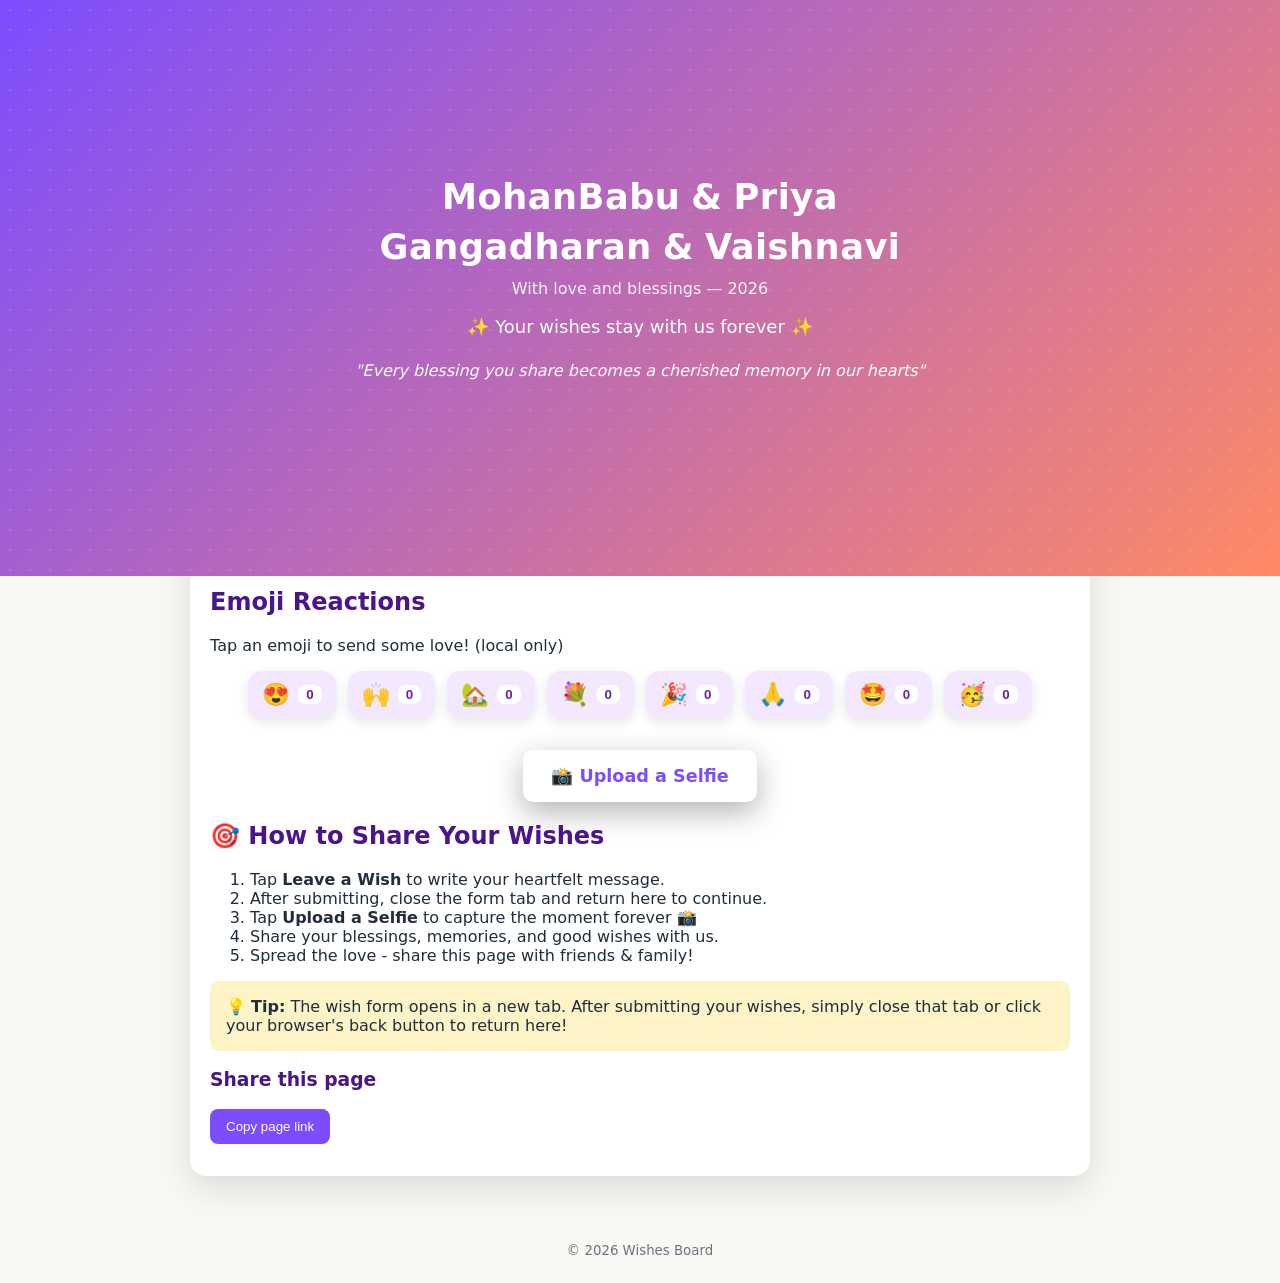
<file: index.html>
<!doctype html>
<html lang="en">
<head>
  <meta charset="utf-8">
  <meta name="viewport" content="width=device-width, initial-scale=1">
  <title>Wishes Board</title>
  <meta name="description" content="Share your wishes, messages and blessings on this digital wishes board.">
  <link rel="stylesheet" href="style.css">
</head>
<body>
  <header class="hero">
    <div class="overlay"></div>
    <div class="hero-content">
      <h1 id="eventName" style="font-size: clamp(1.2rem, 3.5vw, 2.2rem); line-height: 1.4; word-spacing: -0.05em;">Wishes Board</h1>
      <p id="eventDate" class="sub"></p>
      <p class="tag">✨ Your wishes stay with us forever ✨</p>
      <p class="tag" style="font-size: 1rem; margin-top: 8px; font-style: italic;">"Every blessing you share becomes a cherished memory in our hearts"</p>
    </div>
  </header>

  <main class="content">
    <section>
      <h2>Emoji Reactions</h2>
      <p>Tap an emoji to send some love! (local only)</p>
      <div class="emoji-wall" id="emojiWall"></div>
      
      <div class="cta-row" style="margin-top: 32px; justify-content: center;">
        <a class="cta" href="upload.html">📸 Upload a Selfie</a>
      </div>
    </section>

    <section>
      <h2>🎯 How to Share Your Wishes</h2>
      <ol>
        <li>Tap <strong>Leave a Wish</strong> to write your heartfelt message.</li>
        <li>After submitting, close the form tab and return here to continue.</li>
        <li>Tap <strong>Upload a Selfie</strong> to capture the moment forever 📸</li>
        <li>Share your blessings, memories, and good wishes with us.</li>
        <li>Spread the love - share this page with friends & family!</li>
      </ol>
      <p style="background: #fef3c7; padding: 16px; border-radius: 8px; margin-top: 16px;">
        💡 <strong>Tip:</strong> The wish form opens in a new tab. After submitting your wishes, simply close that tab or click your browser's back button to return here!
      </p>
    </section>

    <section class="share">
      <h3>Share this page</h3>
      <button id="copyLinkBtn">Copy page link</button>
      <span id="copyStatus"></span>
    </section>
  </main>

  <footer>
    <small>© <span id="year"></span> Wishes Board</small>
  </footer>

  <!-- Cache-bust to avoid stale config -->
  <script src="config.js?v=3"></script>
  <script>
    (function() {
      const cfg = window.WISHES_CONFIG || {};
      const eventName = document.getElementById('eventName');
      const eventDate = document.getElementById('eventDate');
      const year = document.getElementById('year');
      // Use innerHTML so <br> in eventName renders as a line break
      eventName.innerHTML = cfg.eventName || 'Wishes Board';
      if (cfg.eventDate) { eventDate.textContent = cfg.eventDate; }
      year.textContent = new Date().getFullYear();

      // Emoji wall
      const emojis = ['😍','🙌','🏡','💐','🎉','🙏','🤩','🥳'];
      const wall = document.getElementById('emojiWall');
      const counts = JSON.parse(localStorage.getItem('emojiCounts')||'{}');
      function render() {
        wall.innerHTML = '';
        emojis.forEach(e => {
          const btn = document.createElement('button');
          btn.className = 'emoji-btn';
          const count = counts[e]||0;
          btn.innerHTML = `<span class="emo">${e}</span><span class="cnt">${count}</span>`;
          btn.addEventListener('click', () => {
            counts[e] = (counts[e]||0)+1;
            localStorage.setItem('emojiCounts', JSON.stringify(counts));
            render();
            const burst = document.createElement('div');
            burst.className = 'burst';
            burst.textContent = e;
            document.body.appendChild(burst);
            const rX = Math.random()*window.innerWidth;
            const rY = Math.random()*window.innerHeight;
            burst.style.left = rX+'px';
            burst.style.top = rY+'px';
            setTimeout(()=>burst.remove(), 800);
          });
          wall.appendChild(btn);
        });
      }
      render();

      // Copy link button
      const copyBtn = document.getElementById('copyLinkBtn');
      const copyStatus = document.getElementById('copyStatus');
      copyBtn.addEventListener('click', async () => {
        try {
          await navigator.clipboard.writeText(window.location.href);
          copyStatus.textContent = 'Link copied!';
          setTimeout(()=>copyStatus.textContent='', 2000);
        } catch(e) {
          copyStatus.textContent = 'Unable to copy. Manually copy the address bar.';
        }
      });
    })();
  </script>
</body>
</html>
</file>
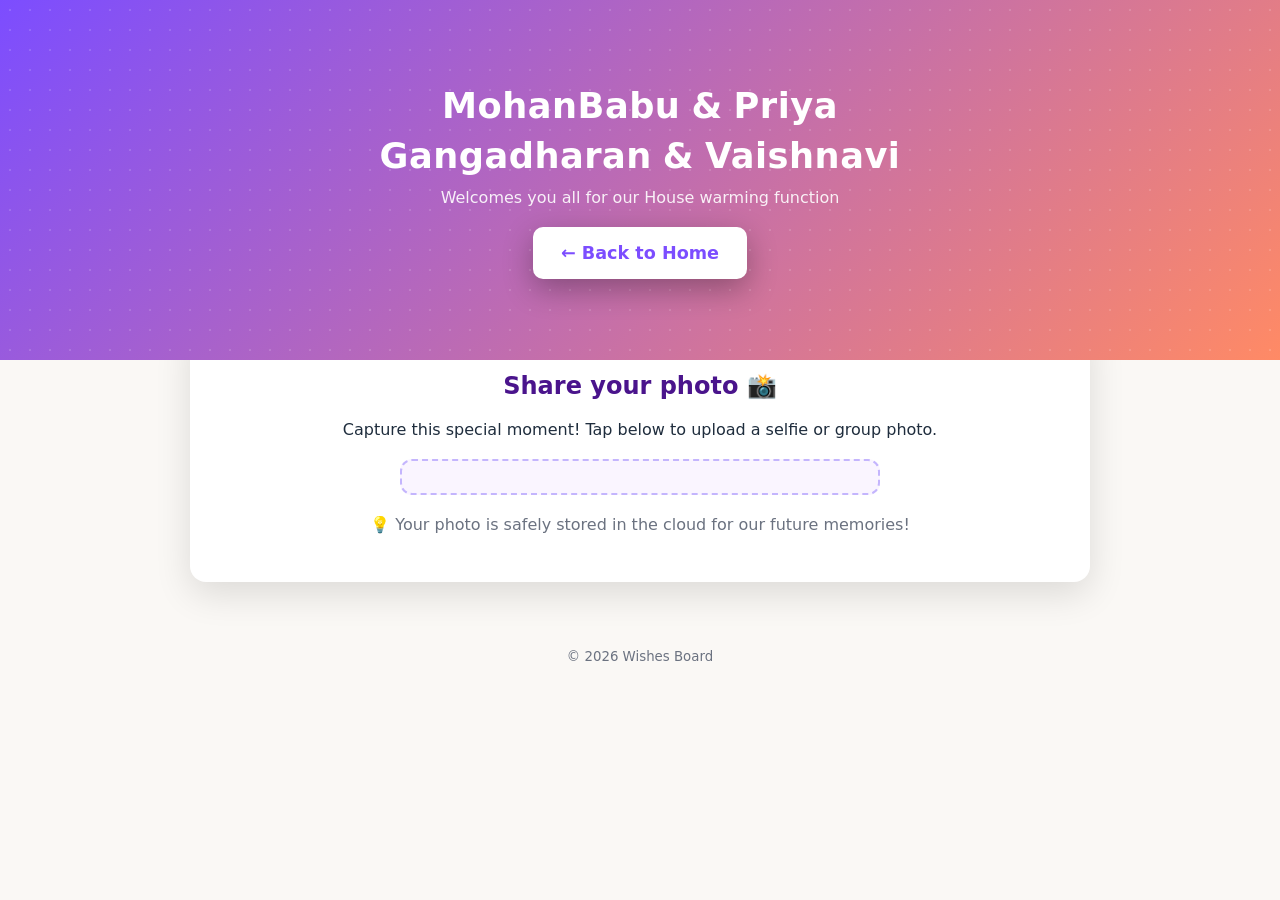
<file: upload.html>
<!doctype html>
<html lang="en">
<head>
  <meta charset="utf-8">
  <meta name="viewport" content="width=device-width, initial-scale=1">
  <title>Upload a Selfie</title>
  <link rel="stylesheet" href="style.css">
  <meta name="description" content="Upload your selfie or group photo anonymously for the housewarming wishes board.">
</head>
<body>
  <header class="hero small">
    <div class="overlay"></div>
    <div class="hero-content">
      <h1 id="eventName" style="font-size: clamp(1.2rem, 3.5vw, 2.2rem); line-height: 1.4; word-spacing: -0.05em;">MohanBabu & Priya<br>Gangadharan & Vaishnavi</h1>
      <p class="sub">Welcomes you all for our House warming function</p>
      <div class="cta-row" style="margin-top: 20px;">
        <a class="cta" href="index.html">← Back to Home</a>
      </div>
    </div>
  </header>

  <main class="content">
    <section class="upload-section">
      <h2>Share your photo 📸</h2>
      <p>Capture this special moment! Tap below to upload a selfie or group photo.</p>

      <div class="uploader">
        <!-- Uploadcare global key comes from config.js -->
        <input type="hidden"
               role="uploadcare-uploader"
               data-images-only="true"
               data-multiple="false"
               data-clearable="true"
               data-tabs="file camera"
               id="uploader" />
      </div>

      <div id="result" class="result" style="display:none;">
        <h3>Uploaded! ✅</h3>
        <img id="preview" alt="preview"/>
        <p><a id="fileLink" target="_blank" rel="noopener">Open image</a></p>
        <button id="copyBtn" class="cta">Copy image link</button>
        <span id="copyOk"></span>
        
        <div style="margin-top: 24px; padding-top: 24px; border-top: 2px solid #e0e0e0;">
          <p style="font-size: 1.1rem; margin-bottom: 16px;">📝 Now share your wishes with us!</p>
          <a id="wishButton" class="cta" href="https://forms.office.com/r/7apcbEGixC" target="_blank" rel="noopener">Leave Your Wishes</a>
        </div>
      </div>

      <p class="note">💡 Your photo is safely stored in the cloud for our future memories!</p>
    </section>
  </main>

  <footer>
    <small>© <span id="year"></span> Wishes Board</small>
  </footer>

  <!-- 1) Load the latest config (cache-busted) -->
  <script src="config.js?v=4"></script>
  <!-- 2) Expose Uploadcare public key from config -->
  <script>
    (function () {
      const cfg = window.WISHES_CONFIG || {};
      window.UPLOADCARE_PUBLIC_KEY = cfg.uploadcarePublicKey || 'demopublickey';
      const wishBtn = document.getElementById('wishButton');
      if (cfg.wishFormUrl && wishBtn) {
        wishBtn.href = cfg.wishFormUrl;
      }
    })();
  </script>

  <!-- 3) Load Uploadcare widget script -->
  <script src="https://ucarecdn.com/libs/widget/3.x/uploadcare.full.min.js"></script>
  <!-- 4) Initialize widget & UI -->
  <script>
    (function(){
      const year = document.getElementById('year');
      year.textContent = new Date().getFullYear();

      const widget = uploadcare.Widget('#uploader');
      const resultBox = document.getElementById('result');
      const fileLink = document.getElementById('fileLink');
      const preview = document.getElementById('preview');
      const copyBtn = document.getElementById('copyBtn');
      const copyOk = document.getElementById('copyOk');

      widget.onUploadComplete(function(info){
        const url = info.cdnUrl;
        fileLink.href = url;
        fileLink.textContent = url;
        preview.src = url + '-/preview/300x300/';
        resultBox.style.display = 'block';
      });

      copyBtn.addEventListener('click', async function(){
        try {
          await navigator.clipboard.writeText(fileLink.href);
          copyOk.textContent = 'Copied!';
          setTimeout(()=>copyOk.textContent='', 1500);
        } catch(e) {
          copyOk.textContent = 'Unable to copy';
          setTimeout(()=>copyOk.textContent='', 1500);
        }
      });
    })();
  </script>
</body>
</html>
</file>
<file: style.css>
/* Basic reset */
* { box-sizing: border-box; }
body { margin: 0; font-family: system-ui, -apple-system, Segoe UI, Roboto, Arial, sans-serif; color: #1f2d3d; background: #faf8f5; }

a { color: inherit; }

.hero { position: relative; background: linear-gradient(135deg, #7c4dff, #ff8a65); color: #fff; min-height: 64vh; display: grid; place-items: center; text-align: center; }
.hero.small { min-height: 40vh; }
.hero .overlay { position: absolute; inset: 0; background-image: radial-gradient(rgba(255,255,255,.15) 1px, transparent 1px); background-size: 20px 20px; }
.hero-content { position: relative; padding: 48px 20px; max-width: 900px; }
.hero h1 { font-size: clamp(2rem, 5vw, 3.2rem); margin: 0 0 8px; letter-spacing: 0.5px; line-height: 1.2; }
.hero .sub { margin: 0 0 16px; opacity: .9; }
.hero .tag { font-size: clamp(1rem, 1.5vw, 1.125rem); margin-bottom: 24px; }

.cta-row { display:flex; gap:12px; justify-content:center; flex-wrap:wrap; }
.cta { display: inline-block; background: #fff; color: #7c4dff; padding: 16px 28px; border-radius: 10px; text-decoration: none; font-weight: 700; font-size: 1.1rem; box-shadow: 0 10px 30px rgba(0,0,0,.3); transition: transform .15s ease, box-shadow .15s ease; }
.cta:hover { transform: translateY(-2px); box-shadow: 0 14px 40px rgba(0,0,0,.4); }
.cta.outline { background: rgba(255,255,255,0.2); color:#fff; border:3px solid #fff; backdrop-filter: blur(10px); }

.qr { margin-top: 28px; }
.qr img { width: 180px; height: 180px; border-radius: 12px; background: #fff; padding: 10px; box-shadow: 0 8px 24px rgba(0,0,0,.25); }
.qr-caption { margin-top: 8px; opacity: .9; }

.content { max-width: 900px; padding: 32px 20px; margin: -40px auto 40px; background: #fff; border-radius: 16px; box-shadow: 0 12px 36px rgba(0,0,0,.12); }
.content h2, .content h3 { color: #4a148c; }

.share button { background: #7c4dff; color: #fff; border: none; padding: 10px 16px; border-radius: 8px; cursor: pointer; }
.share span { margin-left: 10px; color: #2e7d32; }

footer { text-align: center; padding: 24px; color: #6b7280; }

/* Emoji wall */
.emoji-wall { display:flex; flex-wrap:wrap; gap:12px; justify-content:center; }
.emoji-btn { background:#f3e8ff; border:none; border-radius:14px; padding:10px 14px; cursor:pointer; box-shadow: 0 4px 12px rgba(0,0,0,.1); display:flex; align-items:center; gap:8px; }
.emoji-btn .emo { font-size: 1.4rem; }
.emoji-btn .cnt { background:#fff; color:#6b21a8; border-radius:8px; padding:2px 8px; font-weight:700; }
.burst { position: fixed; font-size: 2rem; pointer-events: none; animation: pop .8s ease-out forwards; }
@keyframes pop { 0%{ transform: scale(0.5); opacity:0;} 50%{ transform: scale(1.2); opacity:1;} 100%{ transform: scale(1); opacity:0;} }

/* Upload page */
.upload-section { text-align:center; }
.uploader { margin: 20px auto; max-width: 480px; padding: 16px; border:2px dashed #c4b5fd; border-radius: 12px; background:#faf5ff; }
.result { text-align:center; }
.result img { display:block; margin:16px auto; border-radius: 12px; box-shadow: 0 6px 18px rgba(0,0,0,.12); }
.note { color:#6b7280; }
</file>
